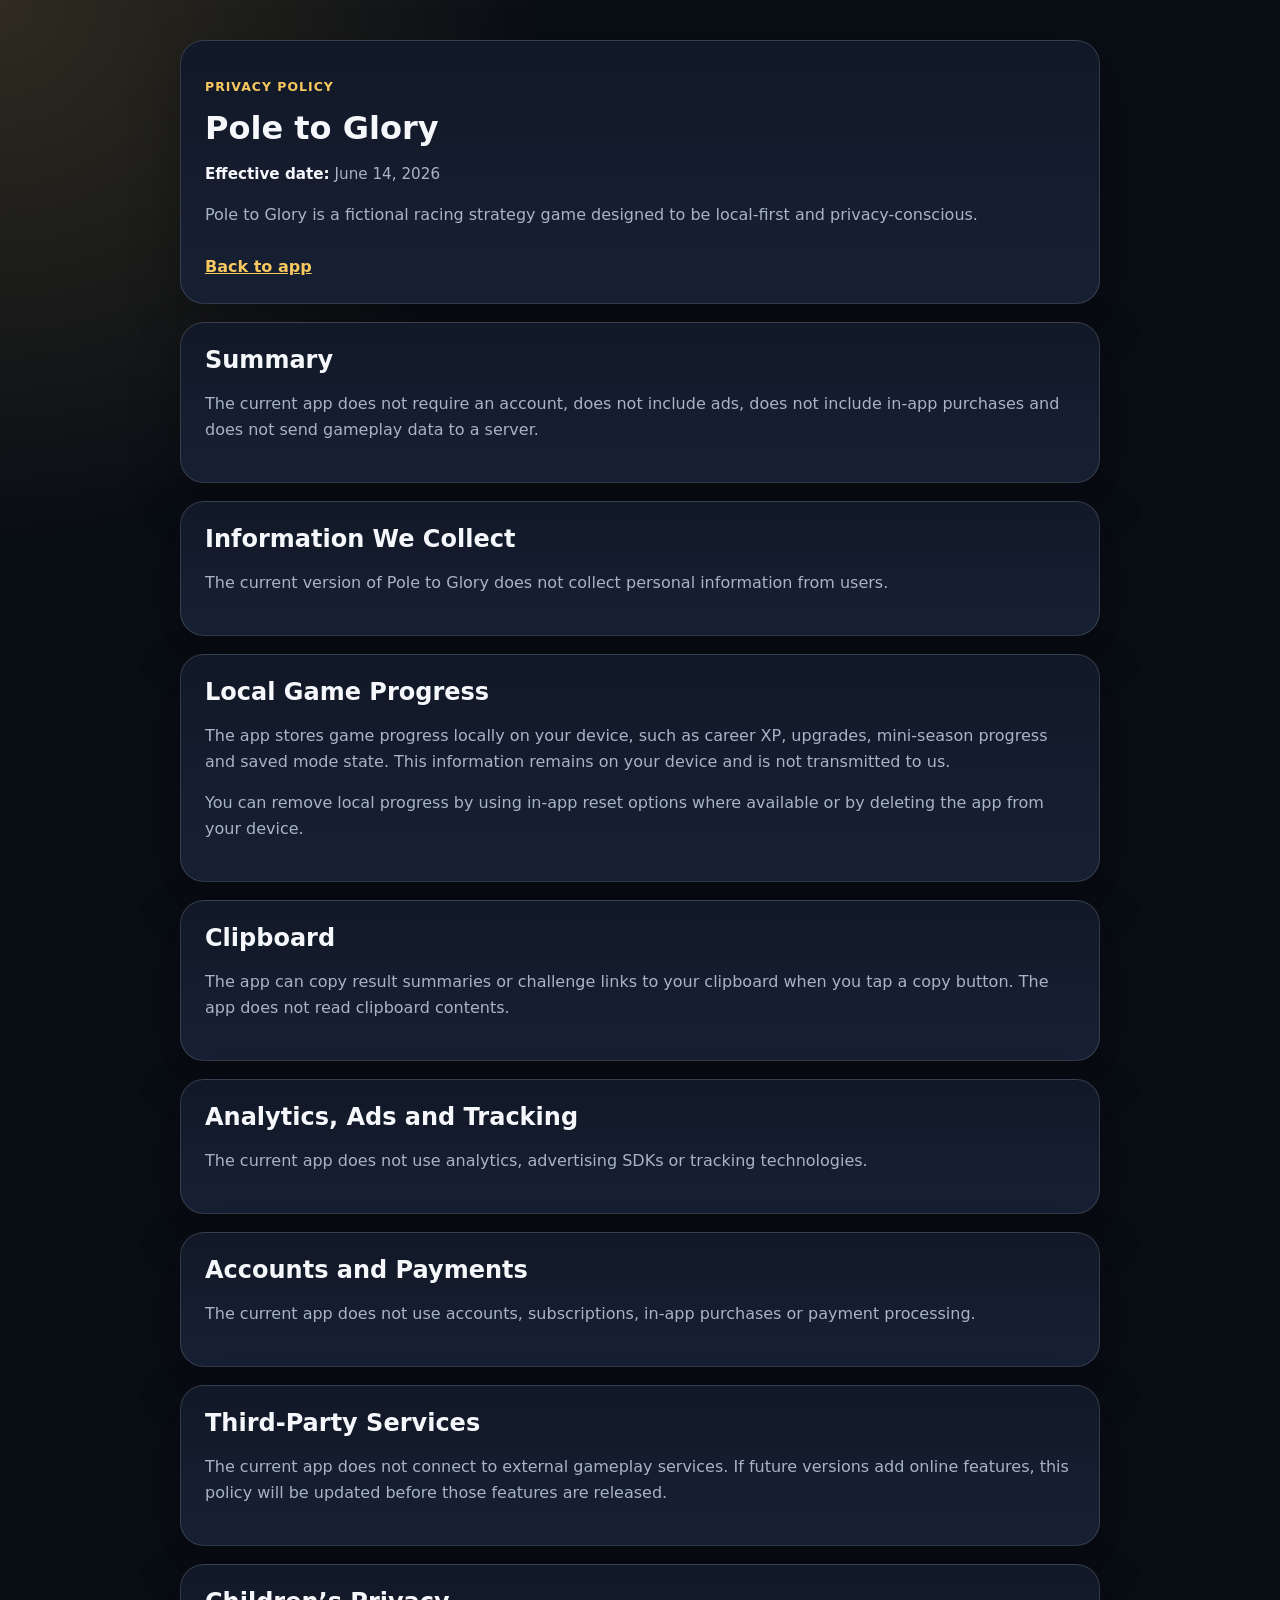
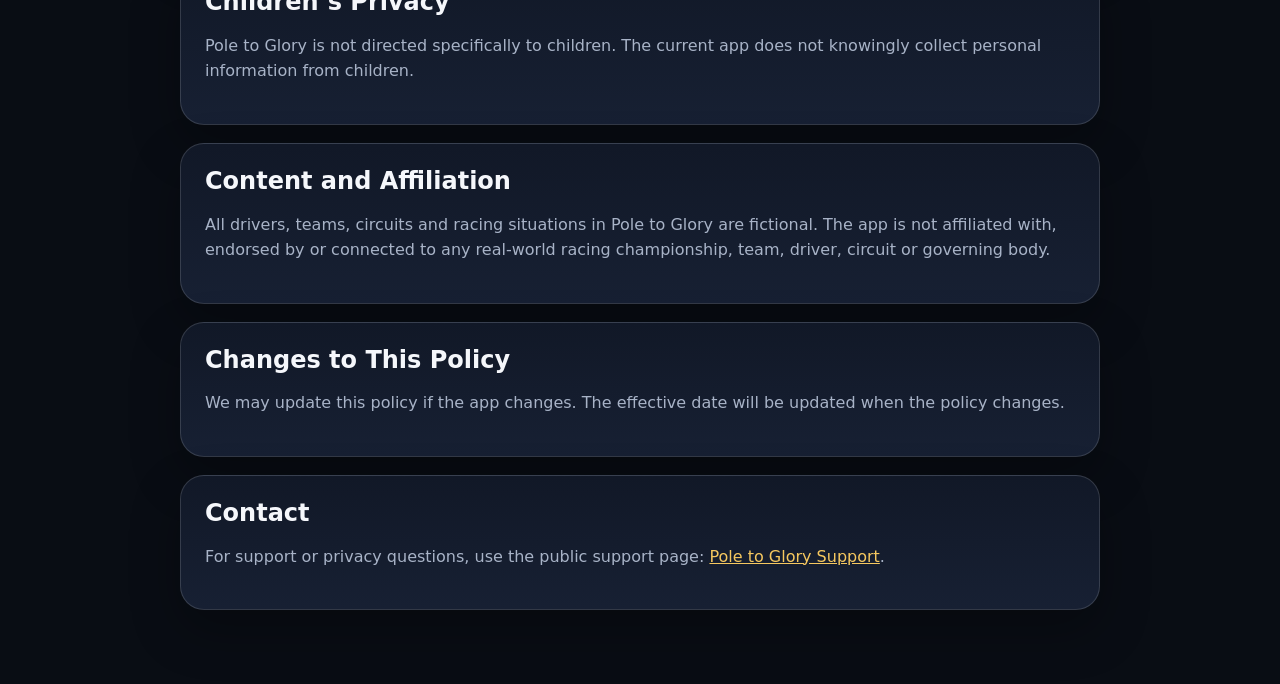
<file: privacy.html>
<!doctype html>
<html lang="en">
  <head>
    <meta charset="utf-8" />
    <meta name="viewport" content="width=device-width, initial-scale=1" />
    <title>Pole to Glory Privacy Policy</title>
    <style>
      :root {
        color-scheme: dark;
        --bg: #090d14;
        --panel: #111827;
        --panel-soft: #172033;
        --text: #f5f7fb;
        --muted: #a8b3c7;
        --accent: #f6c85f;
        --line: rgba(255, 255, 255, 0.14);
      }

      * { box-sizing: border-box; }

      body {
        margin: 0;
        min-height: 100vh;
        font-family: Inter, ui-sans-serif, system-ui, -apple-system, BlinkMacSystemFont, "Segoe UI", sans-serif;
        line-height: 1.6;
        background: radial-gradient(circle at top left, rgba(246, 200, 95, 0.16), transparent 34rem), var(--bg);
        color: var(--text);
      }

      main {
        width: min(920px, calc(100% - 32px));
        margin: 0 auto;
        padding: 40px 0 56px;
      }

      header, section {
        border: 1px solid var(--line);
        border-radius: 24px;
        background: linear-gradient(180deg, var(--panel), var(--panel-soft));
        box-shadow: 0 20px 50px rgba(0, 0, 0, 0.28);
        padding: 24px;
        margin: 0 0 18px;
      }

      h1, h2 { line-height: 1.15; margin: 0 0 12px; }
      p, li { color: var(--muted); }
      strong { color: var(--text); }
      a { color: var(--accent); }
      .eyebrow { color: var(--accent); font-weight: 800; letter-spacing: 0.08em; text-transform: uppercase; font-size: 0.78rem; }
      .back-link { display: inline-block; margin-top: 10px; font-weight: 800; }
      .updated { font-size: 0.95rem; }
    </style>
  </head>
  <body>
    <main>
      <header>
        <p class="eyebrow">Privacy Policy</p>
        <h1>Pole to Glory</h1>
        <p class="updated"><strong>Effective date:</strong> June 14, 2026</p>
        <p>Pole to Glory is a fictional racing strategy game designed to be local-first and privacy-conscious.</p>
        <a class="back-link" href="./">Back to app</a>
      </header>

      <section>
        <h2>Summary</h2>
        <p>The current app does not require an account, does not include ads, does not include in-app purchases and does not send gameplay data to a server.</p>
      </section>

      <section>
        <h2>Information We Collect</h2>
        <p>The current version of Pole to Glory does not collect personal information from users.</p>
      </section>

      <section>
        <h2>Local Game Progress</h2>
        <p>The app stores game progress locally on your device, such as career XP, upgrades, mini-season progress and saved mode state. This information remains on your device and is not transmitted to us.</p>
        <p>You can remove local progress by using in-app reset options where available or by deleting the app from your device.</p>
      </section>

      <section>
        <h2>Clipboard</h2>
        <p>The app can copy result summaries or challenge links to your clipboard when you tap a copy button. The app does not read clipboard contents.</p>
      </section>

      <section>
        <h2>Analytics, Ads and Tracking</h2>
        <p>The current app does not use analytics, advertising SDKs or tracking technologies.</p>
      </section>

      <section>
        <h2>Accounts and Payments</h2>
        <p>The current app does not use accounts, subscriptions, in-app purchases or payment processing.</p>
      </section>

      <section>
        <h2>Third-Party Services</h2>
        <p>The current app does not connect to external gameplay services. If future versions add online features, this policy will be updated before those features are released.</p>
      </section>

      <section>
        <h2>Children’s Privacy</h2>
        <p>Pole to Glory is not directed specifically to children. The current app does not knowingly collect personal information from children.</p>
      </section>

      <section>
        <h2>Content and Affiliation</h2>
        <p>All drivers, teams, circuits and racing situations in Pole to Glory are fictional. The app is not affiliated with, endorsed by or connected to any real-world racing championship, team, driver, circuit or governing body.</p>
      </section>

      <section>
        <h2>Changes to This Policy</h2>
        <p>We may update this policy if the app changes. The effective date will be updated when the policy changes.</p>
      </section>

      <section>
        <h2>Contact</h2>
        <p>For support or privacy questions, use the public support page: <a href="./support.html">Pole to Glory Support</a>.</p>
      </section>
    </main>
  </body>
</html>
</file>
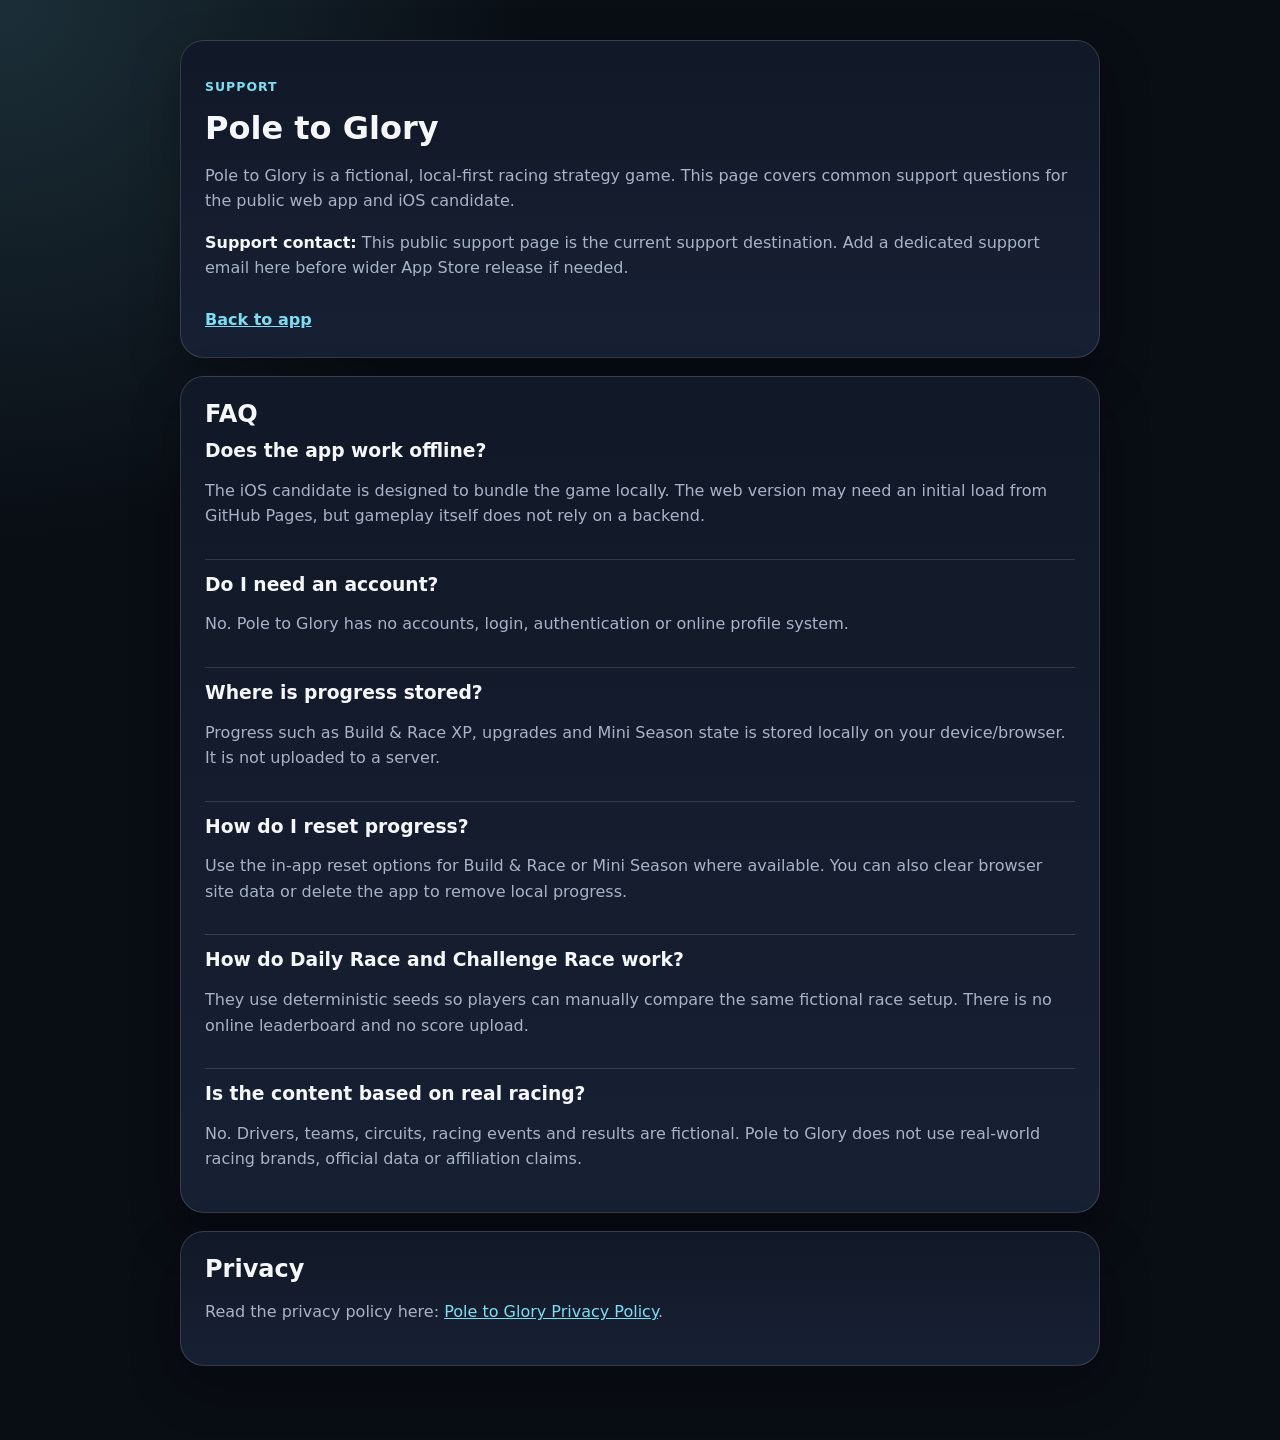
<file: support.html>
<!doctype html>
<html lang="en">
  <head>
    <meta charset="utf-8" />
    <meta name="viewport" content="width=device-width, initial-scale=1" />
    <title>Pole to Glory Support</title>
    <style>
      :root {
        color-scheme: dark;
        --bg: #090d14;
        --panel: #111827;
        --panel-soft: #172033;
        --text: #f5f7fb;
        --muted: #a8b3c7;
        --accent: #7bdff2;
        --line: rgba(255, 255, 255, 0.14);
      }

      * { box-sizing: border-box; }

      body {
        margin: 0;
        min-height: 100vh;
        font-family: Inter, ui-sans-serif, system-ui, -apple-system, BlinkMacSystemFont, "Segoe UI", sans-serif;
        line-height: 1.6;
        background: radial-gradient(circle at top left, rgba(123, 223, 242, 0.16), transparent 34rem), var(--bg);
        color: var(--text);
      }

      main {
        width: min(920px, calc(100% - 32px));
        margin: 0 auto;
        padding: 40px 0 56px;
      }

      header, section {
        border: 1px solid var(--line);
        border-radius: 24px;
        background: linear-gradient(180deg, var(--panel), var(--panel-soft));
        box-shadow: 0 20px 50px rgba(0, 0, 0, 0.28);
        padding: 24px;
        margin: 0 0 18px;
      }

      h1, h2, h3 { line-height: 1.15; margin: 0 0 12px; }
      p, li { color: var(--muted); }
      strong { color: var(--text); }
      a { color: var(--accent); }
      .eyebrow { color: var(--accent); font-weight: 800; letter-spacing: 0.08em; text-transform: uppercase; font-size: 0.78rem; }
      .back-link { display: inline-block; margin-top: 10px; font-weight: 800; }
      .faq { display: grid; gap: 14px; }
      .faq article { border-top: 1px solid var(--line); padding-top: 14px; }
      .faq article:first-child { border-top: 0; padding-top: 0; }
    </style>
  </head>
  <body>
    <main>
      <header>
        <p class="eyebrow">Support</p>
        <h1>Pole to Glory</h1>
        <p>Pole to Glory is a fictional, local-first racing strategy game. This page covers common support questions for the public web app and iOS candidate.</p>
        <p><strong>Support contact:</strong> This public support page is the current support destination. Add a dedicated support email here before wider App Store release if needed.</p>
        <a class="back-link" href="./">Back to app</a>
      </header>

      <section>
        <h2>FAQ</h2>
        <div class="faq">
          <article>
            <h3>Does the app work offline?</h3>
            <p>The iOS candidate is designed to bundle the game locally. The web version may need an initial load from GitHub Pages, but gameplay itself does not rely on a backend.</p>
          </article>
          <article>
            <h3>Do I need an account?</h3>
            <p>No. Pole to Glory has no accounts, login, authentication or online profile system.</p>
          </article>
          <article>
            <h3>Where is progress stored?</h3>
            <p>Progress such as Build & Race XP, upgrades and Mini Season state is stored locally on your device/browser. It is not uploaded to a server.</p>
          </article>
          <article>
            <h3>How do I reset progress?</h3>
            <p>Use the in-app reset options for Build & Race or Mini Season where available. You can also clear browser site data or delete the app to remove local progress.</p>
          </article>
          <article>
            <h3>How do Daily Race and Challenge Race work?</h3>
            <p>They use deterministic seeds so players can manually compare the same fictional race setup. There is no online leaderboard and no score upload.</p>
          </article>
          <article>
            <h3>Is the content based on real racing?</h3>
            <p>No. Drivers, teams, circuits, racing events and results are fictional. Pole to Glory does not use real-world racing brands, official data or affiliation claims.</p>
          </article>
        </div>
      </section>

      <section>
        <h2>Privacy</h2>
        <p>Read the privacy policy here: <a href="./privacy.html">Pole to Glory Privacy Policy</a>.</p>
      </section>
    </main>
  </body>
</html>
</file>
